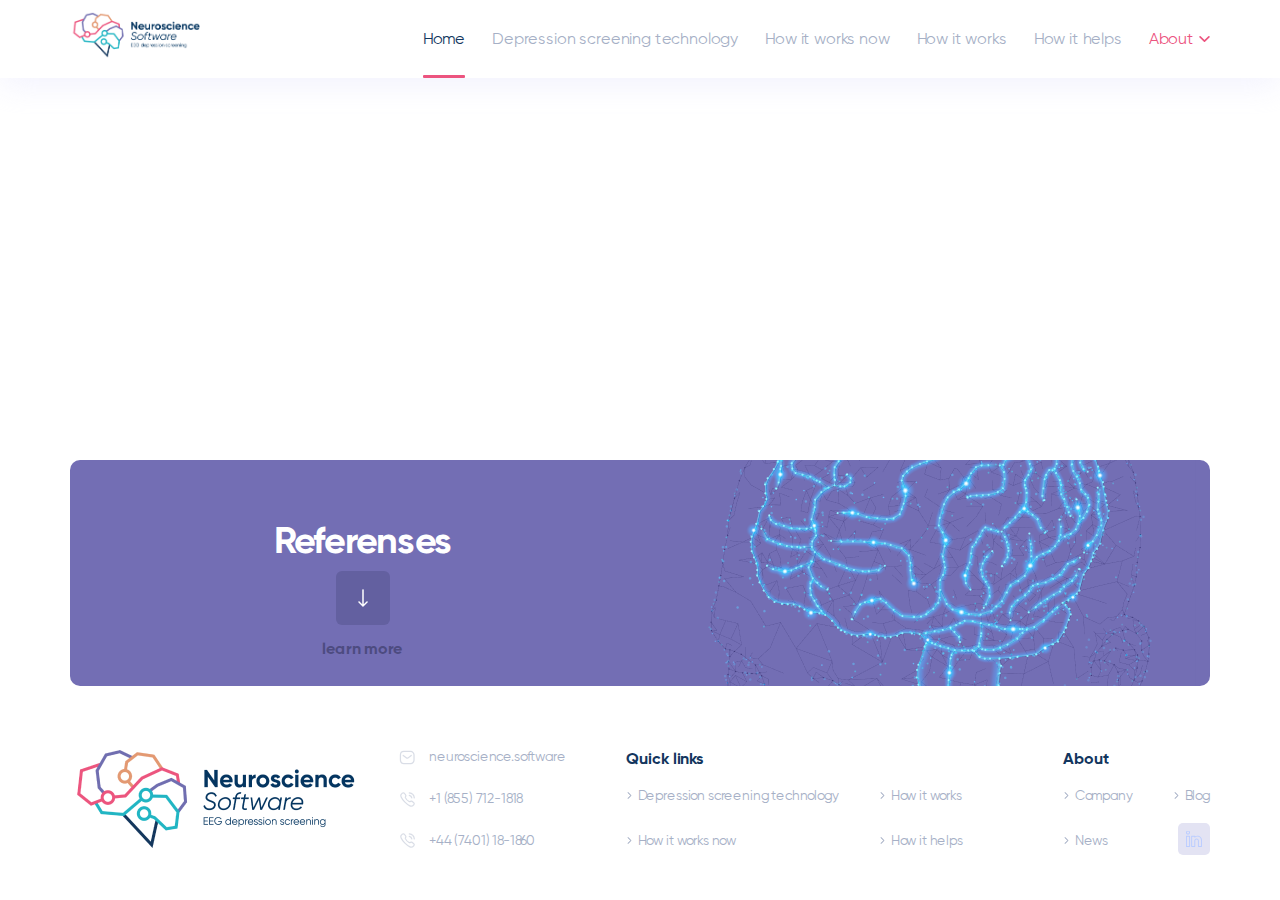
<file: index.html>
<!doctype html>
<html lang="uk">
<head>
    <meta charset="UTF-8">
    <meta name="author" content="">
    <meta property="og:image" content="img/logo-eurocontainer-145x140.png"/>
    <meta name="keywords" content="">
    <meta http-equiv="X-UA-Compatible" content="IE=edge">
    <meta name="HandheldFriendly" content="True">
    <meta http-equiv="X-UA-Compatible" content="ie=edge">
    <meta name="apple-mobile-web-app-capable" content="yes">
    <meta name="viewport" content="width=device-width, initial-scale=1, maximum-scale=1, user-scalable=no">
    <meta name="description" content="">

    <link rel="shortcut icon" href="assets/img/logo.png"/>
    <link rel="stylesheet" href="assets/css/style.min.css">
    <title>Home</title>
</head>
<body>


<header class="header">
   <div class="header__content container">
      <a href="/test"><img src="./assets/img/logo.png" alt="logo"></a>

      <nav class="header__nav" style="visibility: hidden;">
         <ul class="header__list">
            <li class="header__list-item active"><a href="/test">Home</a></li>
            <li class="header__list-item"><a href="/test/history">Depression screening technology</a></li>
            <li class="header__list-item"><a href="/test/works-now">How it works now</a></li>
            <li class="header__list-item"><a href="/test/works">How it works</a></li>
            <li class="header__list-item"><a href="">How it helps</a></li>
            <li class="header__list-item dropdown">
               <span>About</span>
               <ul class="dropdown__list">
                  <li class="dropdown__list-item"><a href="">test</a></li>
                  <li class="dropdown__list-item"><a href="">test</a></li>
                  <li class="dropdown__list-item"><a href="">test</a></li>
               </ul>
            </li>
         </ul>
      </nav>

      <button class="header__burger"><i></i></button>
   </div>
</header><main class="wrapper">
   
</main>

<div class="container">
   <div class="referenses">
      <div class="referenses__wrap">
         <h2 class="referenses__title">Referenses</h2>
         <a href=""></a>
         <span>learn more</span>
      </div>
      <img src="./assets/img/referenses.png" alt="referenses">
   </div>
</div>
<footer class="footer">
   <div class="footer__content container">
      <div class="footer__logo">
         <a href="/"><img src="./assets/img/logo.png" alt="logo"></a>
      </div>
      <div class="footer__contact">
         <a class="mail" href="mailto:neuroscience.software">neuroscience.software</a>
         <a class="phone" href="tel:+18557121818">+1 (855) 712-1818</a>
         <a class="phone" href="tel:+447401181860">+44 (7401) 18-1860</a>
      </div>
      <div class="footer__quick">
         <h2>Quick links</h2>
         <ul class="footer__list">
            <li class="footer__list-item"><a href="">Depression screening technology</a></li>
            <li class="footer__list-item"><a href="">How it works</a></li>
            <li class="footer__list-item"><a href="">How it works now</a></li>
            <li class="footer__list-item"><a href="">How it helps</a></li>
         </ul>
      </div>
      <div class="footer__about">
         <h2>About</h2>
         <ul class="footer__list">
            <li class="footer__list-item"><a href="">Company</a></li>
            <li class="footer__list-item"><a href="">Blog</a></li>
            <li class="footer__list-item"><a href="">News</a></li>
            <li class="footer__list-item in"><a href=""></a></li>
         </ul>
      </div>
   </div>
</footer>
<script src="assets/js/app.js"></script>
</body>
</html>
</file>
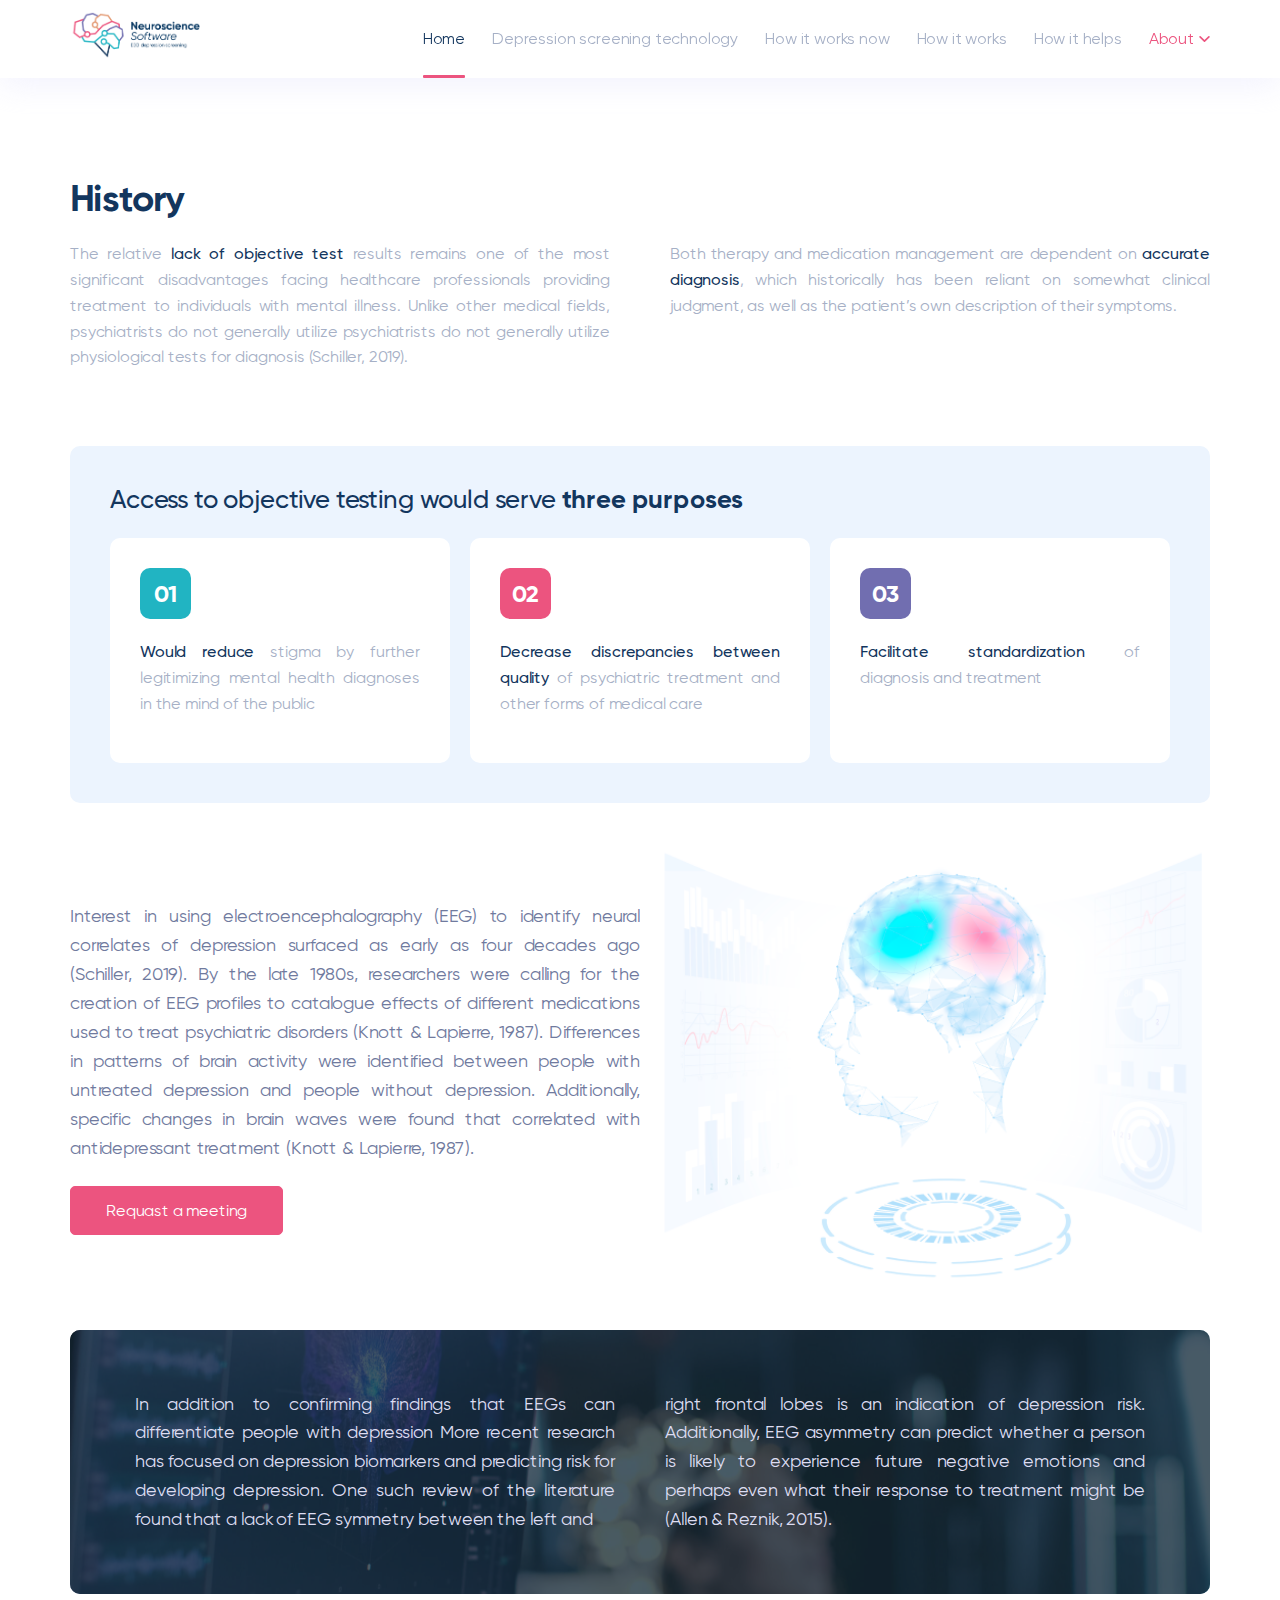
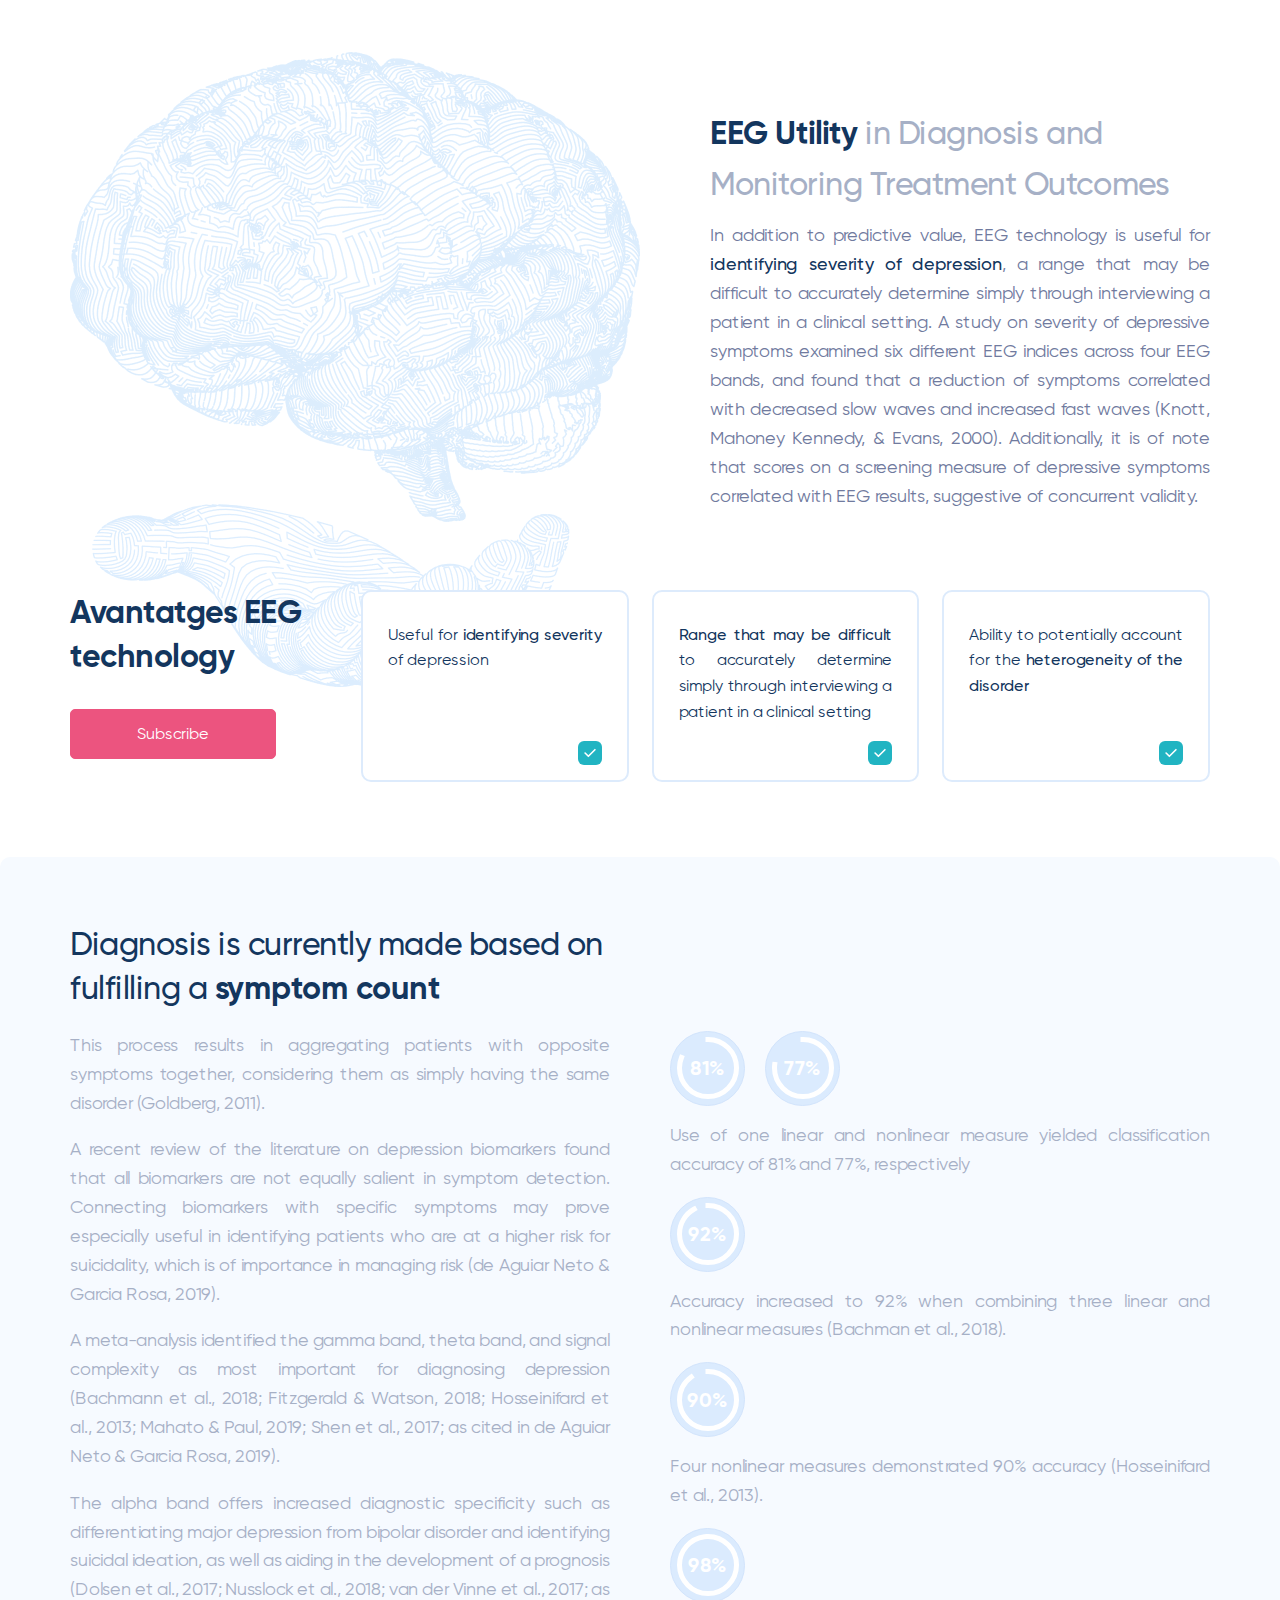
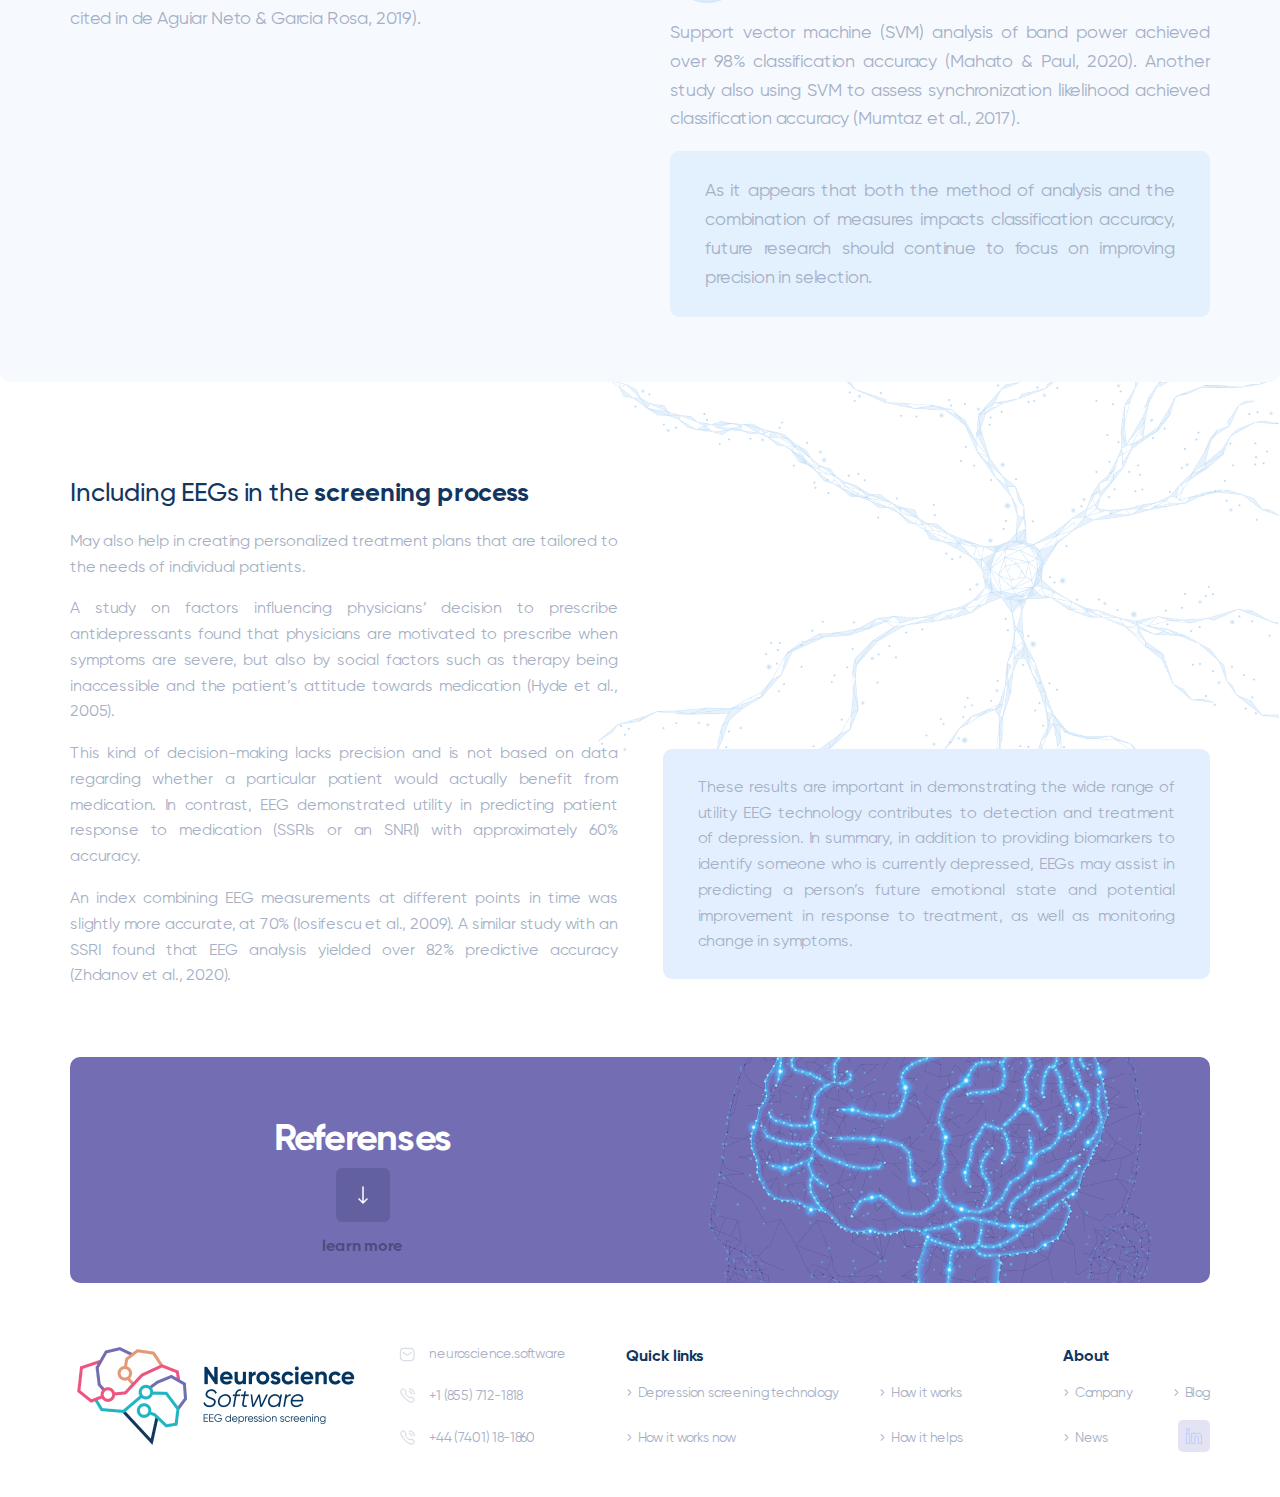
<file: history.html>
<!doctype html>
<html lang="uk">
<head>
    <meta charset="UTF-8">
    <meta name="author" content="">
    <meta property="og:image" content="img/logo-eurocontainer-145x140.png"/>
    <meta name="keywords" content="">
    <meta http-equiv="X-UA-Compatible" content="IE=edge">
    <meta name="HandheldFriendly" content="True">
    <meta http-equiv="X-UA-Compatible" content="ie=edge">
    <meta name="apple-mobile-web-app-capable" content="yes">
    <meta name="viewport" content="width=device-width, initial-scale=1, maximum-scale=1, user-scalable=no">
    <meta name="description" content="">

    <link rel="shortcut icon" href="assets/img/logo.png"/>
    <link rel="stylesheet" href="assets/css/style.min.css">
    <title>Depression screening technology</title>
</head>
<body>


<header class="header">
   <div class="header__content container">
      <a href="/test"><img src="./assets/img/logo.png" alt="logo"></a>

      <nav class="header__nav" style="visibility: hidden;">
         <ul class="header__list">
            <li class="header__list-item active"><a href="/test">Home</a></li>
            <li class="header__list-item"><a href="/test/history">Depression screening technology</a></li>
            <li class="header__list-item"><a href="/test/works-now">How it works now</a></li>
            <li class="header__list-item"><a href="/test/works">How it works</a></li>
            <li class="header__list-item"><a href="">How it helps</a></li>
            <li class="header__list-item dropdown">
               <span>About</span>
               <ul class="dropdown__list">
                  <li class="dropdown__list-item"><a href="">test</a></li>
                  <li class="dropdown__list-item"><a href="">test</a></li>
                  <li class="dropdown__list-item"><a href="">test</a></li>
               </ul>
            </li>
         </ul>
      </nav>

      <button class="header__burger"><i></i></button>
   </div>
</header><main class="wrapper history">
   <div class="container">
      <h1 class="history__title title">History</h1>

      <div class="text__two-columns">
         <p>The relative <b>lack of objective test</b> results remains one of the most significant disadvantages facing healthcare professionals providing treatment to individuals with mental illness. Unlike other medical fields, psychiatrists do not generally utilize psychiatrists do not generally utilize physiological tests for diagnosis  (Schiller, 2019).</p>
         <p>Both therapy and medication management are dependent on <b> accurate diagnosis</b>, which historically has been reliant on somewhat clinical judgment, as well as the patient’s own description of their symptoms. </p>
      </div>

      <div class="history__purposes">
         <h2 class="history__purposes-title">Access to objective testing would serve <b>three purposes</b></h2>

         <div class="history__purposes-content">
            <div class="history__purposes-wrap">
               <div class="history__purposes-content-number">01</div>
               <p class="history__purposes-content-text"><b>Would reduce</b> stigma by further legitimizing mental health diagnoses in the mind of the public</p>
            </div>
            <div class="history__purposes-wrap">
               <div class="history__purposes-content-number">02</div>
               <p class="history__purposes-content-text"><b>Decrease discrepancies between quality</b> of psychiatric treatment and other forms of medical care</p>
            </div>
            <div class="history__purposes-wrap">
               <div class="history__purposes-content-number">03</div>
               <p class="history__purposes-content-text"><b>Facilitate standardization</b> of diagnosis and treatment</p>
            </div>
         </div>
      </div>

      <div class="text-with-img">
         <div class="text-with-img__col1">
            <p>Interest in using electroencephalography (EEG) to identify neural correlates of depression surfaced as early as four decades ago (Schiller, 2019). By the late 1980s, researchers were calling for the creation of EEG profiles to catalogue effects of different medications used to treat psychiatric disorders (Knott & Lapierre, 1987). Differences in patterns of brain activity were identified between people with untreated depression and people without depression. Additionally, specific changes in brain waves were found that correlated with antidepressant treatment (Knott & Lapierre, 1987).</p>
            <a class="btn-red" href="">Requast a meeting</a>
         </div>
         <div class="text-with-img__col2">
            <img src="./assets/img/meeting.png" alt="meeting">
         </div>
      </div>

      <div class="text-with__background">
         <div class="text-with__background-col1">
            <p>In addition to confirming findings that EEGs can differentiate people with depression More recent research has focused on depression biomarkers and predicting risk for developing depression. One such review of the literature found that a lack of EEG symmetry between the left and </p>
         </div>
         <div class="text-with__background-col2">
            <p>right frontal lobes is an indication of depression risk. Additionally, EEG asymmetry can predict whether a person is likely to experience future negative emotions and perhaps even what their response to treatment might be (Allen & Reznik, 2015).</p>
         </div>
      </div>

      <div class="text-with-img diagnosis">
         <div class="text-with-img__col1">
            <h3 class="text-with-img__title"><b>EEG Utility</b> in Diagnosis and Monitoring Treatment Outcomes</h3>
            <p>In addition to predictive value, EEG technology is useful for <b>identifying severity of depression</b>, a range that may be difficult to accurately determine simply through interviewing a patient in a clinical setting. A study on severity of depressive symptoms examined six different EEG indices across four EEG bands, and found that a reduction of symptoms correlated with decreased slow waves and increased fast waves (Knott, Mahoney Kennedy, & Evans, 2000). Additionally, it is of note that scores on a screening measure of depressive symptoms correlated with EEG results, suggestive of concurrent validity.   </p>
         </div>
         <div class="text-with-img__col2">
            <img src="./assets/img/mozg.png" alt="Diagnosis">
         </div>
      </div>

      <div class="history__avantatges">
         <div class="history__avantatges-wrap">
            <h2 class="history__avantatges-title">Avantatges EEG technology</h2>
            <a class="btn-red" href="">Subscribe</a>
         </div>
         <div class="history__avantatges-wrap">
            <p>Useful for <b>identifying severity</b> of depression</p>
         </div>
         <div class="history__avantatges-wrap">
            <p><b>Range that may be difficult</b> to accurately determine simply through interviewing  a patient in a clinical setting</p>
         </div>
         <div class="history__avantatges-wrap">
            <p>Ability to potentially account for the <b>heterogeneity of the disorder</b> </p>
         </div>
      </div>
   </div>

   <div class="symptom">
      <div class="container">
         <h2 class="symptom__title"><span>Diagnosis is currently made based on fulfilling a <b>symptom count</b></span></h2>
         <div class="symptom__wrap">
            <div class="symptom__col1">
               <p>This process results in aggregating patients with opposite symptoms together, considering them as simply having the same disorder (Goldberg, 2011).</p>
               <p>A recent review of the literature on depression biomarkers found that all biomarkers are not equally salient in symptom detection. Connecting biomarkers with specific symptoms may prove especially useful in identifying patients who are at a higher risk for suicidality, which is of importance in managing risk (de Aguiar Neto & Garcia Rosa, 2019).</p>
               <p>A meta-analysis identified the gamma band, theta band, and signal complexity as most important for diagnosing depression (Bachmann et al., 2018; Fitzgerald & Watson, 2018; Hosseinifard et al., 2013; Mahato & Paul, 2019; Shen et al., 2017; as cited in de Aguiar Neto & Garcia Rosa, 2019).</p>
               <p>The alpha band offers increased diagnostic specificity such as differentiating major depression from bipolar disorder and identifying suicidal ideation, as well as aiding in the development of a prognosis (Dolsen et al., 2017; Nusslock et al., 2018; van der Vinne et al., 2017; as cited in de Aguiar Neto & Garcia Rosa, 2019).</p>
            </div>
            <div class="symptom__col2">
               <p><i><span id="a" data-percent="81"></span><span id="b" data-percent="77"></span></i> Use of one linear and nonlinear measure yielded classification accuracy of 81% and 77%, respectively</p>
               <p><span id="c" data-percent="92"></span>Accuracy increased to 92% when combining three linear and nonlinear measures (Bachman et al., 2018).</p>
               <p><span id="d" data-percent="90"></span>Four nonlinear measures demonstrated 90% accuracy (Hosseinifard et al., 2013).</p>
               <p><span id="e" data-percent="98"></span>Support vector machine (SVM) analysis of band power achieved over 98% classification accuracy (Mahato & Paul, 2020). Another study also using SVM to assess synchronization likelihood achieved classification accuracy (Mumtaz et al., 2017).</p>
               <p>As it appears that both the method of analysis and the combination of measures impacts classification accuracy, future research should continue to focus on improving precision in selection.</p>
            </div>
         </div>
      </div>
   </div>

   <div class="container">
      <div class="process">
         <div class="process__col1">
            <h2 class="process__col1-title">Including EEGs in the <b>screening process</b></h2>
            <p>May also help in creating personalized treatment plans that are tailored to the needs of individual patients.</p>
            <p>A study on factors influencing physicians’ decision to prescribe antidepressants found that physicians are motivated to prescribe when symptoms are severe, but also by social factors such as therapy being inaccessible and the patient’s attitude towards medication (Hyde et al., 2005).</p>
            <p>This kind of decision-making lacks precision and is not based on data regarding whether a particular patient would actually benefit from medication. In contrast, EEG demonstrated utility in predicting patient response to medication (SSRIs or an SNRI) with approximately 60% accuracy.</p>
            <p>An index combining EEG measurements at different points in time was slightly more accurate, at 70% (Iosifescu et al., 2009). A similar study with an SSRI found that EEG analysis yielded over 82% predictive accuracy (Zhdanov et al., 2020).</p>
         </div>
         <div class="process__col2">
            <div class="process__col2-img"><img src="./assets/img/shutterstock.png" alt="shutterstock"></div>
            <p>These results are important in demonstrating the wide range of utility EEG technology contributes to detection and treatment of depression. In summary, in addition to providing biomarkers to identify someone who is currently depressed, EEGs may assist in predicting a person’s future emotional state and potential improvement in response to treatment, as well as monitoring change in symptoms.</p>
         </div>
      </div>
   </div>
</main>

<div class="container">
   <div class="referenses">
      <div class="referenses__wrap">
         <h2 class="referenses__title">Referenses</h2>
         <a href=""></a>
         <span>learn more</span>
      </div>
      <img src="./assets/img/referenses.png" alt="referenses">
   </div>
</div>
<footer class="footer">
   <div class="footer__content container">
      <div class="footer__logo">
         <a href="/"><img src="./assets/img/logo.png" alt="logo"></a>
      </div>
      <div class="footer__contact">
         <a class="mail" href="mailto:neuroscience.software">neuroscience.software</a>
         <a class="phone" href="tel:+18557121818">+1 (855) 712-1818</a>
         <a class="phone" href="tel:+447401181860">+44 (7401) 18-1860</a>
      </div>
      <div class="footer__quick">
         <h2>Quick links</h2>
         <ul class="footer__list">
            <li class="footer__list-item"><a href="">Depression screening technology</a></li>
            <li class="footer__list-item"><a href="">How it works</a></li>
            <li class="footer__list-item"><a href="">How it works now</a></li>
            <li class="footer__list-item"><a href="">How it helps</a></li>
         </ul>
      </div>
      <div class="footer__about">
         <h2>About</h2>
         <ul class="footer__list">
            <li class="footer__list-item"><a href="">Company</a></li>
            <li class="footer__list-item"><a href="">Blog</a></li>
            <li class="footer__list-item"><a href="">News</a></li>
            <li class="footer__list-item in"><a href=""></a></li>
         </ul>
      </div>
   </div>
</footer>
<script src="assets/js/app.js"></script>
</body>
</html>
</file>
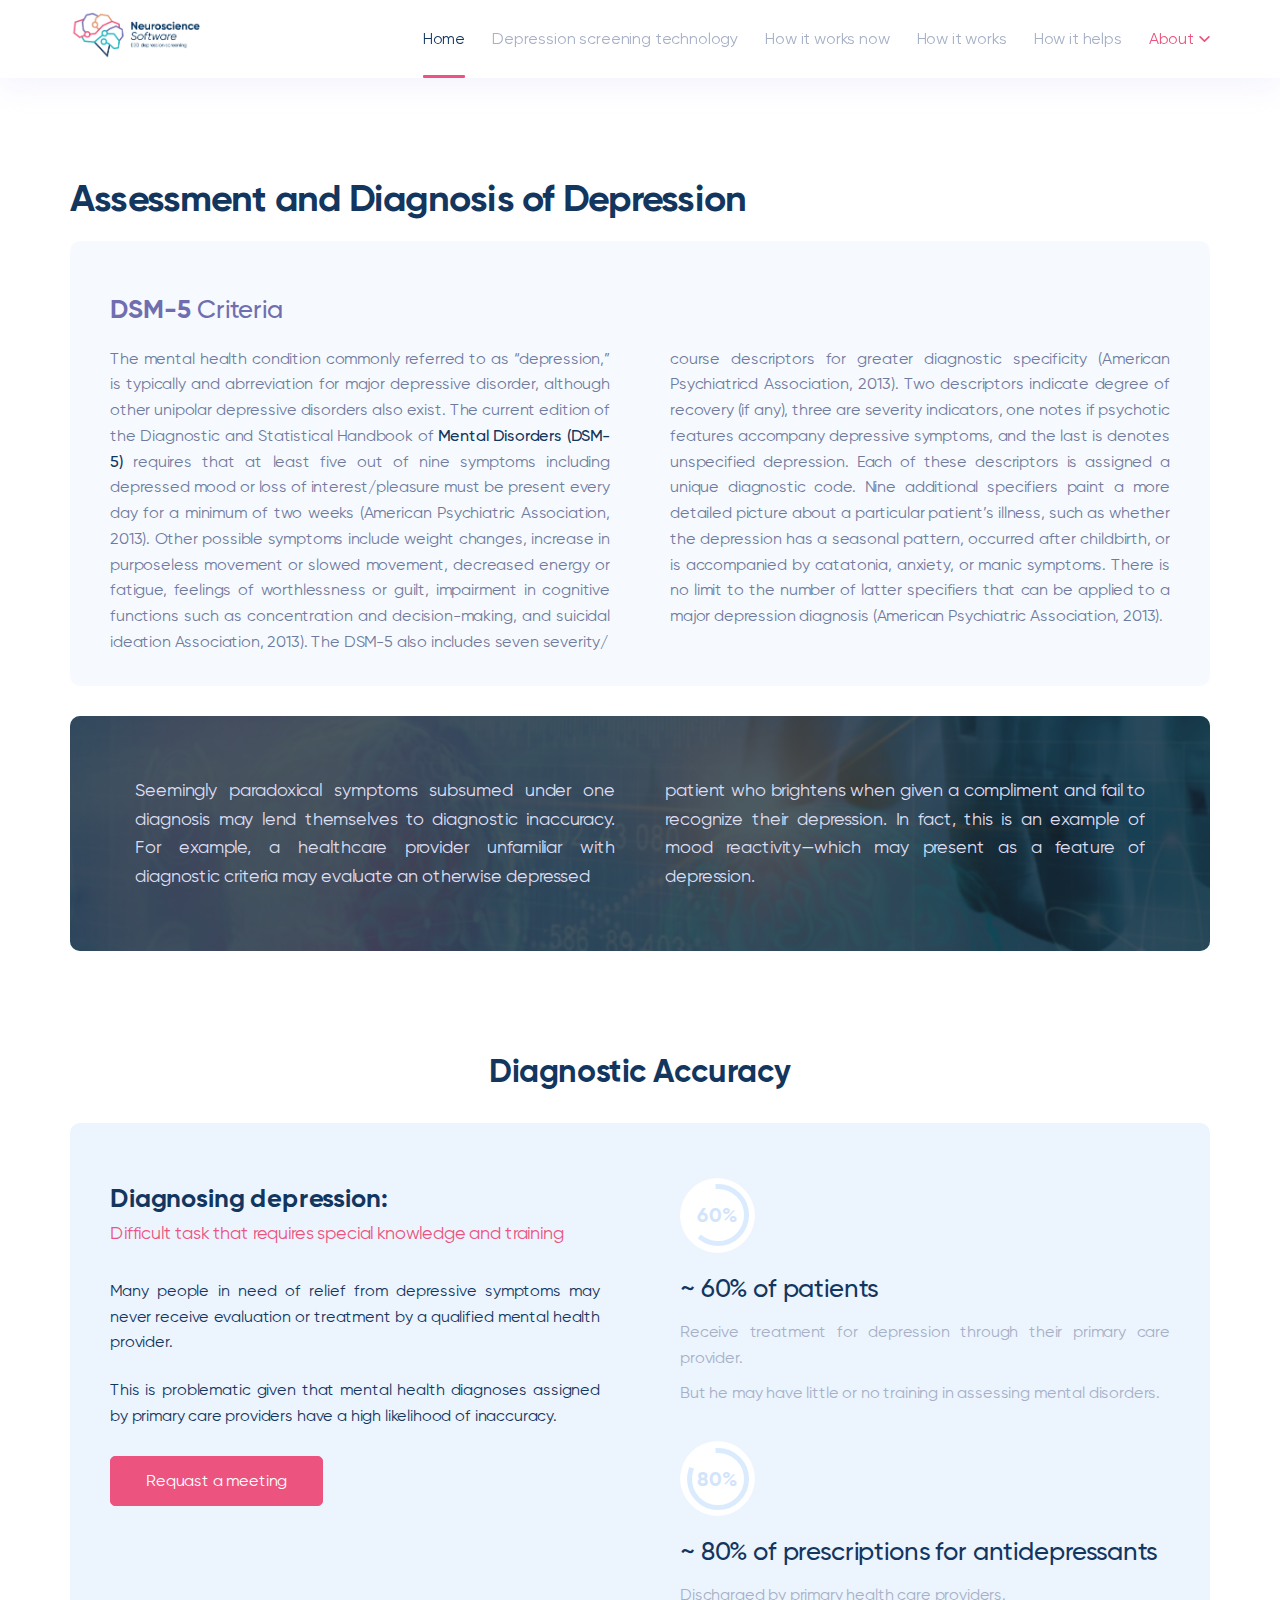
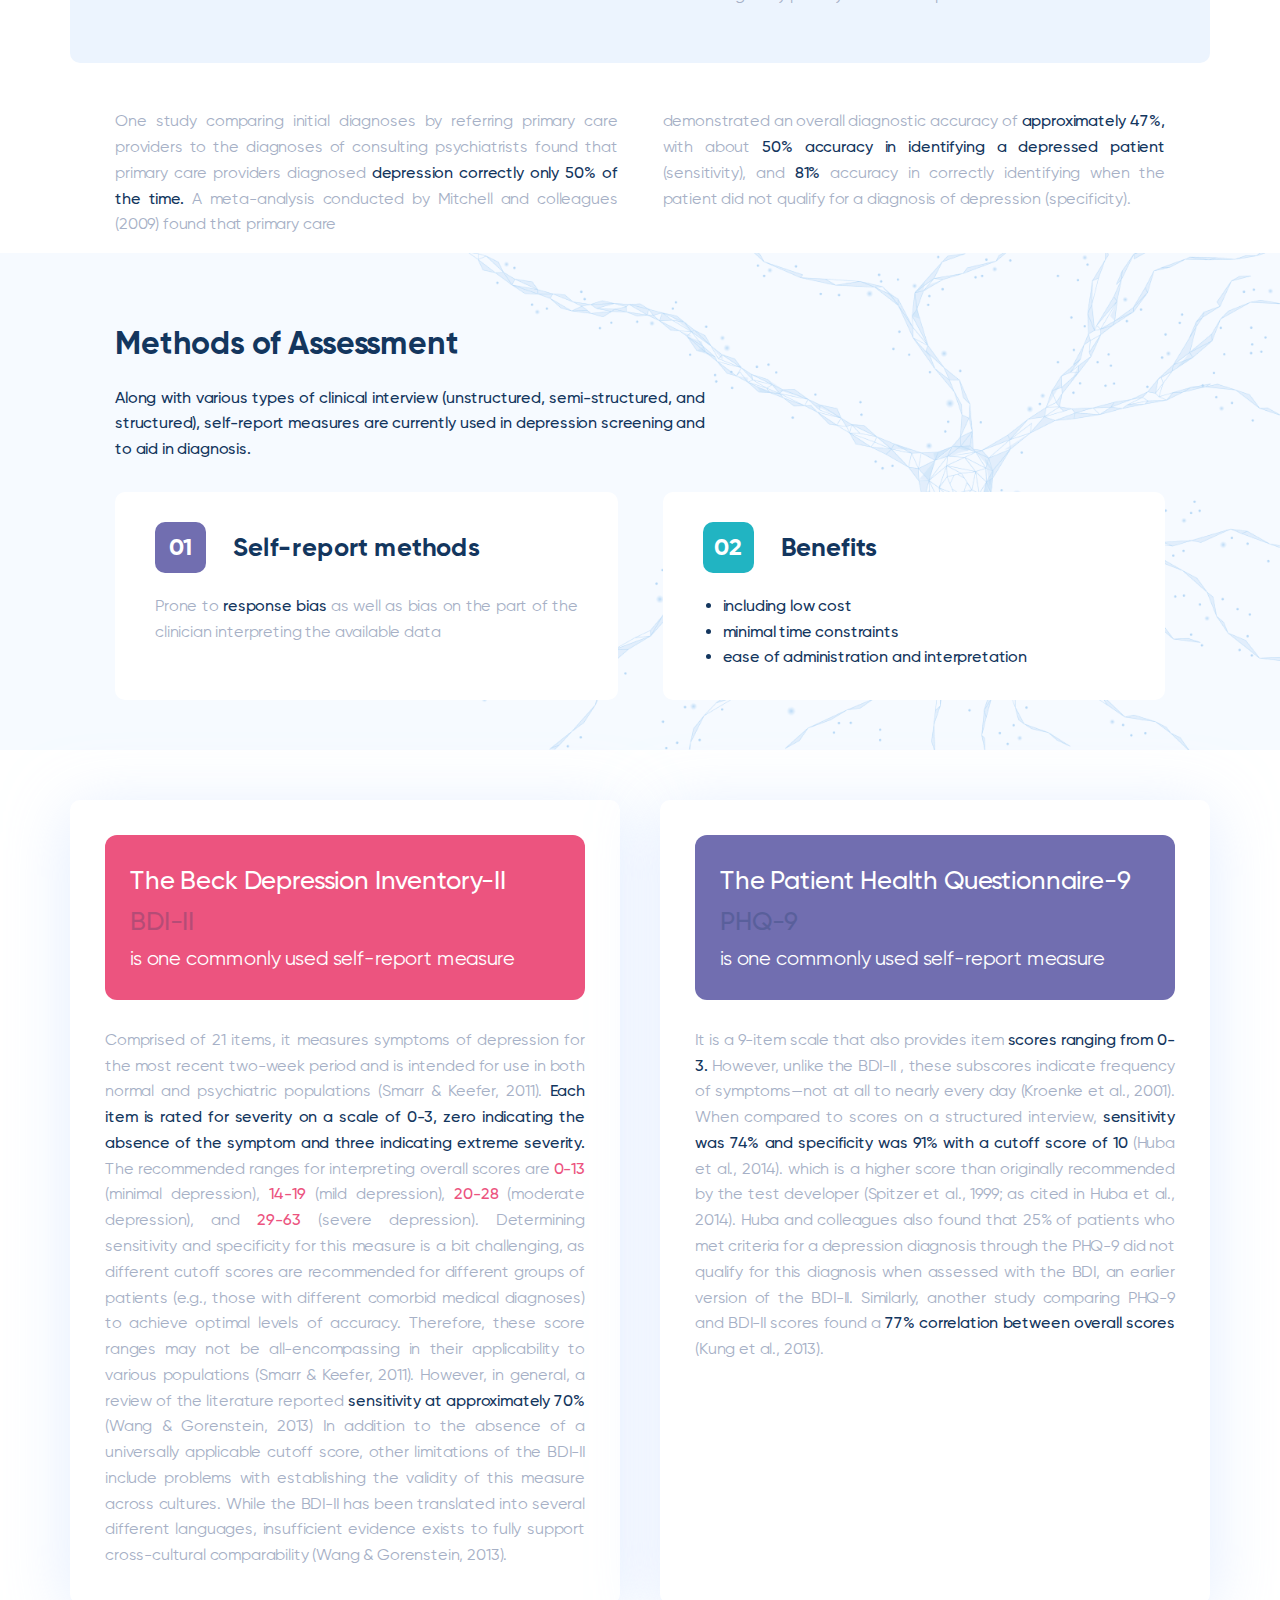
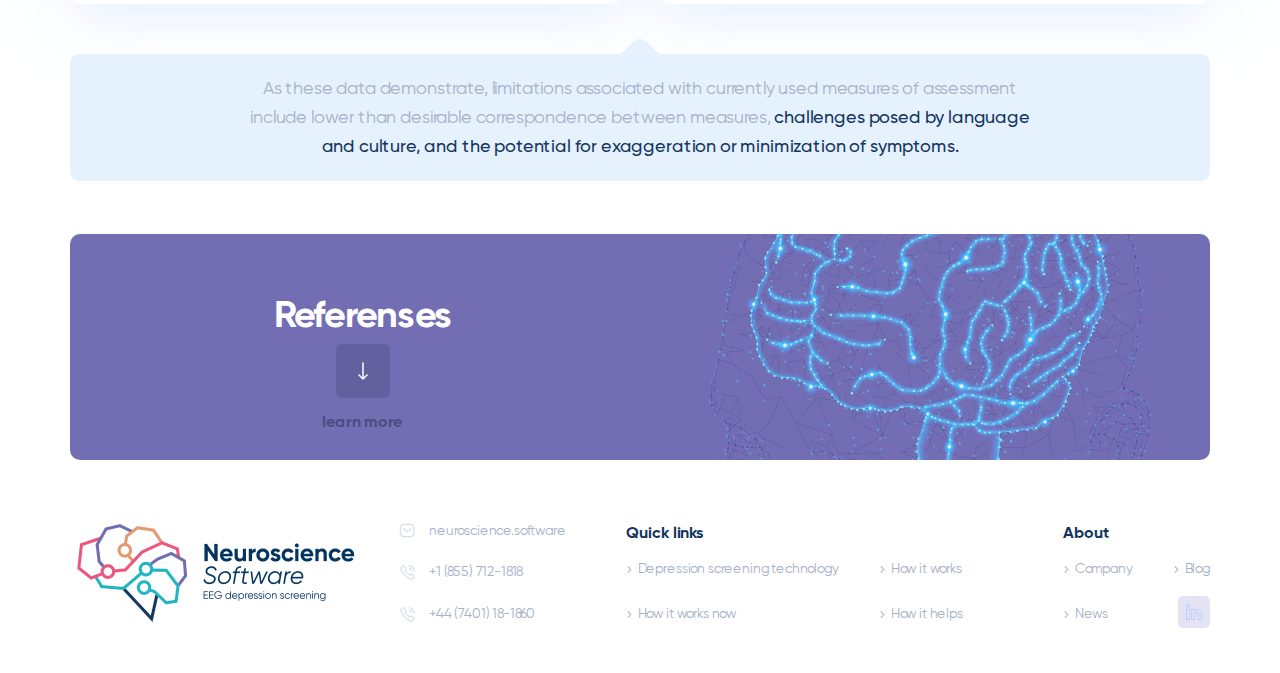
<file: works-now.html>
<!doctype html>
<html lang="uk">
<head>
    <meta charset="UTF-8">
    <meta name="author" content="">
    <meta property="og:image" content="img/logo-eurocontainer-145x140.png"/>
    <meta name="keywords" content="">
    <meta http-equiv="X-UA-Compatible" content="IE=edge">
    <meta name="HandheldFriendly" content="True">
    <meta http-equiv="X-UA-Compatible" content="ie=edge">
    <meta name="apple-mobile-web-app-capable" content="yes">
    <meta name="viewport" content="width=device-width, initial-scale=1, maximum-scale=1, user-scalable=no">
    <meta name="description" content="">

    <link rel="shortcut icon" href="assets/img/logo.png"/>
    <link rel="stylesheet" href="assets/css/style.min.css">
    <title>How it works now</title>
</head>
<body>


<header class="header">
   <div class="header__content container">
      <a href="/test"><img src="./assets/img/logo.png" alt="logo"></a>

      <nav class="header__nav" style="visibility: hidden;">
         <ul class="header__list">
            <li class="header__list-item active"><a href="/test">Home</a></li>
            <li class="header__list-item"><a href="/test/history">Depression screening technology</a></li>
            <li class="header__list-item"><a href="/test/works-now">How it works now</a></li>
            <li class="header__list-item"><a href="/test/works">How it works</a></li>
            <li class="header__list-item"><a href="">How it helps</a></li>
            <li class="header__list-item dropdown">
               <span>About</span>
               <ul class="dropdown__list">
                  <li class="dropdown__list-item"><a href="">test</a></li>
                  <li class="dropdown__list-item"><a href="">test</a></li>
                  <li class="dropdown__list-item"><a href="">test</a></li>
               </ul>
            </li>
         </ul>
      </nav>

      <button class="header__burger"><i></i></button>
   </div>
</header><main class="wrapper works-now">
   <div class="container">
      <h1 class="works-now__title title">Assessment and Diagnosis of Depression</h1>

      <div class="text__two-columns text__two-columns-with-title">
         <h2 class="text__two-columns-title"><b>DSM-5</b> Criteria</h2>
         <p>The mental health condition commonly referred to as “depression,” is typically and abrreviation for major
            depressive disorder, although other unipolar depressive disorders also exist. The current edition of the
            Diagnostic and Statistical Handbook of <b>Mental Disorders (DSM-5)</b> requires that at least five out of
            nine symptoms including depressed mood or loss of interest/pleasure must be present every day for a minimum
            of two weeks (American Psychiatric Association, 2013). Other possible symptoms include weight changes,
            increase in purposeless movement or slowed movement, decreased energy or fatigue, feelings of worthlessness
            or guilt, impairment in cognitive functions such as concentration and decision-making, and suicidal ideation
            Association, 2013). The DSM-5 also includes seven severity/</p>
         <p>course descriptors for greater diagnostic specificity (American Psychiatricd Association, 2013). Two
            descriptors indicate degree of recovery (if any), three are severity indicators, one notes if psychotic
            features accompany depressive symptoms, and the last is denotes unspecified depression. Each of these
            descriptors is assigned a unique diagnostic code. Nine additional specifiers paint a more detailed picture
            about a particular patient’s illness, such as whether the depression has a seasonal pattern, occurred after
            childbirth, or is accompanied by catatonia, anxiety, or manic symptoms. There is no limit to the number of
            latter specifiers that can be applied to a major depression diagnosis (American Psychiatric Association,
            2013). </p>
      </div>

      <div class="text-with__background">
         <div class="text-with__background-col1">
            <p>Seemingly paradoxical symptoms subsumed under one diagnosis may lend themselves to diagnostic inaccuracy.
               For example, a healthcare provider unfamiliar with diagnostic criteria may evaluate an otherwise
               depressed </p>
         </div>
         <div class="text-with__background-col2">
            <p>patient who brightens when given a compliment and fail to recognize their depression. In fact, this is an
               example of mood reactivity—which may present as a feature of depression. </p>
         </div>
      </div>

      <div class="diagnostic">
         <h2 class="diagnostic__title">Diagnostic Accuracy</h2>

         <div class="diagnostic__wrap">
            <div class="diagnostic__col1">
               <h3>Diagnosing depression:</h3>
               <span>Difficult task that requires special knowledge and training</span>
               <p>Many people in need of relief from depressive symptoms may never receive evaluation or treatment by a
                  qualified mental health provider.</p>
               <p>This is problematic given that mental health diagnoses assigned by primary care providers have a high
                  likelihood of inaccuracy.</p>
               <a class="btn-red" href="">Requast a meeting</a>
            </div>
            <div class="diagnostic__col2">
               <span id="f" data-percent="60"></span>
               <div>
                  <p><b>~ 60% of patients</b></p>
                  <p>Receive treatment for depression through their primary care provider.</p>
                  <p>But he may have little or no training in assessing mental disorders.</p>
               </div>
               <span id="g" data-percent="80"></span>
               <div>
                  <p><b>~ 80% of prescriptions for antidepressants</b></p>
                  <p>Discharged by primary health care providers.</p>
               </div>
            </div>
         </div>
      </div>

      <div class="text__two-columns padding">
         <p>One study comparing initial diagnoses by referring primary care providers to the diagnoses of consulting
            psychiatrists found that primary care providers diagnosed <b>depression correctly only 50% of the time.</b>
            A meta-analysis conducted by Mitchell and colleagues (2009) found that primary care</p>
         <p>demonstrated an overall diagnostic accuracy of <b>approximately 47%,</b> with about <b>50% accuracy in
               identifying a depressed patient</b> (sensitivity), and <b>81%</b> accuracy in correctly identifying when
            the patient did not qualify for a diagnosis of depression (specificity).</p>
      </div>
   </div>

   <div class="methods">
      <div class="container">
         <h2 class="methods__title">Methods of Assessment</h2>
         <p>Along with various types of clinical interview (unstructured, semi-structured, and structured), self-report
            measures are currently used in depression screening and to aid in diagnosis.</p>

         <div class="methods__content">
            <div class="methods__wrap">
               <div class="methods__content-number"><span>01</span>Self-report methods</div>
               <p class="methods__content-text">Prone to <b>response bias</b> as well as bias on the part of the
                  clinician interpreting the available data</p>
            </div>
            <div class="methods__wrap">
               <div class="methods__content-number"><span>02</span>Benefits</div>
               <ul class="methods__content-list">
                  <li>including low cost</li>
                  <li>minimal time constraints</li>
                  <li>ease of administration and interpretation</li>
               </ul>
            </div>
         </div>
      </div>
   </div>

   <div class="commonly">
      <div class="container">
         <div class="commonly__wrap">
            <div class="commonly__title">
               <h2>The Beck Depression Inventory-II <span>BDI-II</span></h2>
               <p>is one commonly used self-report measure</p>
            </div>
            <p>Comprised of 21 items, it measures symptoms of depression for the most recent two-week period and is intended for use in both normal and psychiatric populations (Smarr & Keefer, 2011). <span class="dark">Each item is rated for severity on a scale of 0-3, zero indicating the absence of the symptom and three indicating extreme severity.</span> The recommended ranges for interpreting overall scores are <span class="red">0-13</span> (minimal depression), <span class="red">14-19</span> (mild depression), <span class="red">20-28</span> (moderate depression), and <span class="red">29-63</span> (severe depression). Determining sensitivity and specificity for this measure is a bit challenging, as different cutoff scores are recommended for different groups of patients (e.g., those with different comorbid medical diagnoses) to achieve optimal levels of accuracy. Therefore, these score ranges may not be all-encompassing in their applicability to various populations (Smarr & Keefer, 2011). However, in general, a review of the literature reported <span class="dark">sensitivity at approximately 70%</span> (Wang & Gorenstein, 2013) In addition to the absence of a universally applicable cutoff score, other limitations of the BDI-II include problems with establishing the validity of this measure across cultures. While the BDI-II has been translated into several different languages, insufficient evidence exists to fully support cross-cultural comparability (Wang & Gorenstein, 2013).</p>
         </div>
         <div class="commonly__wrap">
            <div class="commonly__title">
               <h2>The Patient Health Questionnaire-9 <span>PHQ-9</span></h2>
               <p>is one commonly used self-report measure</p>
            </div>
            <p>It is a 9-item scale that also provides item <span class="dark">scores ranging from 0-3.</span> However, unlike the BDI-II , these subscores indicate frequency of symptoms—not at all to nearly every day (Kroenke et al., 2001). When compared to scores on a structured interview, <span class="dark">sensitivity was 74% and specificity was 91% with a cutoff score of 10</span> (Huba et al., 2014). which is a higher score than originally recommended by the test developer (Spitzer et al., 1999; as cited in Huba et al., 2014). Huba and colleagues also found that 25% of patients who met criteria for a depression diagnosis through the PHQ-9 did not qualify for this diagnosis when assessed with the BDI, an earlier version of the BDI-II. Similarly, another study comparing PHQ-9 and BDI-II scores found a <span class="dark">77% correlation between overall scores</span> (Kung et al., 2013).</p>
         </div>
      </div>
   </div>

   <div class="info">
      <div class="container">
         <div class="info__wrap">
            <p>As these data demonstrate, limitations associated with currently used measures of assessment include lower than desirable correspondence between measures, <b>challenges posed by language and culture, and the potential for exaggeration or minimization of symptoms.</b></p>
         </div>
      </div>
   </div>
</main>

<div class="container">
   <div class="referenses">
      <div class="referenses__wrap">
         <h2 class="referenses__title">Referenses</h2>
         <a href=""></a>
         <span>learn more</span>
      </div>
      <img src="./assets/img/referenses.png" alt="referenses">
   </div>
</div>
<footer class="footer">
   <div class="footer__content container">
      <div class="footer__logo">
         <a href="/"><img src="./assets/img/logo.png" alt="logo"></a>
      </div>
      <div class="footer__contact">
         <a class="mail" href="mailto:neuroscience.software">neuroscience.software</a>
         <a class="phone" href="tel:+18557121818">+1 (855) 712-1818</a>
         <a class="phone" href="tel:+447401181860">+44 (7401) 18-1860</a>
      </div>
      <div class="footer__quick">
         <h2>Quick links</h2>
         <ul class="footer__list">
            <li class="footer__list-item"><a href="">Depression screening technology</a></li>
            <li class="footer__list-item"><a href="">How it works</a></li>
            <li class="footer__list-item"><a href="">How it works now</a></li>
            <li class="footer__list-item"><a href="">How it helps</a></li>
         </ul>
      </div>
      <div class="footer__about">
         <h2>About</h2>
         <ul class="footer__list">
            <li class="footer__list-item"><a href="">Company</a></li>
            <li class="footer__list-item"><a href="">Blog</a></li>
            <li class="footer__list-item"><a href="">News</a></li>
            <li class="footer__list-item in"><a href=""></a></li>
         </ul>
      </div>
   </div>
</footer>
<script src="assets/js/app.js"></script>
</body>
</html>
</file>
<file: assets/css/style.min.css>
@font-face{font-family:Gilroy;src:url(../fonts/Gilroy/Gilroy-BoldItalic.woff) format("woff");font-style:italic;font-weight:700;display:swap}@font-face{font-family:Gilroy;src:url(../fonts/Gilroy/Gilroy-Bold.woff) format("woff");font-style:normal;font-weight:700;display:swap}@font-face{font-family:Gilroy;src:url(../fonts/Gilroy/Gilroy-SemiBold.woff) format("woff");font-style:normal;font-weight:600;display:swap}@font-face{font-family:Gilroy;src:url(../fonts/Gilroy/Gilroy-SemiBoldItalic.woff) format("woff");font-style:italic;font-weight:600;display:swap}@font-face{font-family:Gilroy;src:url(../fonts/Gilroy/Gilroy-Medium.woff) format("woff");font-style:normal;font-weight:500;display:swap}@font-face{font-family:Gilroy;src:url(../fonts/Gilroy/Gilroy-MediumItalic.woff) format("woff");font-style:italic;font-weight:500;display:swap}@font-face{font-family:Gilroy;src:url(../fonts/Gilroy/Gilroy-Regular.woff) format("woff");font-style:normal;font-weight:400;display:swap}@font-face{font-family:Gilroy;src:url(../fonts/Gilroy/Gilroy-RegularItalic.woff) format("woff");font-style:italic;font-weight:400;display:swap}@font-face{font-family:Gilroy;src:url(../fonts/Gilroy/Gilroy-Light.woff) format("woff");font-style:normal;font-weight:300;display:swap}@font-face{font-family:Gilroy;src:url(../fonts/Gilroy/Gilroy-LightItalic.woff) format("woff");font-style:italic;font-weight:300;display:swap}.title{font-weight:700;font-size:2.35em;color:#13365e;margin-top:90px;letter-spacing:-.02em}@media (max-width:1023.98px){.title{margin-top:45px;font-size:2em}}@media (max-width:575.98px){.title{margin-top:25px;font-size:1.8em}}.text-with__background{position:relative;display:grid;border-radius:10px;overflow:hidden}@media (min-width:1024px){.text-with__background{grid-template-columns:repeat(2,1fr);grid-gap:50px;padding:60px 65px}}@media (max-width:1023.98px){.text-with__background{padding:30px}}@media (max-width:575.98px){.text-with__background{padding:15px}}.text-with__background:before{content:"";position:absolute;left:0;top:0;width:100%;height:100%;background:rgba(22,41,56,.77)}.text-with__background-col1 p,.text-with__background-col2 p{position:relative;z-index:1;font-size:1.12em;letter-spacing:-.005em;color:#ddddf2}@media (min-width:1024px){.text-with__background-col1 p:last-of-type,.text-with__background-col2 p:last-of-type{margin-bottom:0}}.text__two-columns{display:grid}@media (min-width:1024px){.text__two-columns{grid-template-columns:repeat(2,1fr);grid-gap:15px 60px}}.text-with-img{display:-ms-flexbox;display:flex;-ms-flex-align:center;align-items:center;margin-bottom:15px}.text-with-img.diagnosis{margin-top:58px}@media (min-width:768px){.text-with-img.diagnosis{-ms-flex-direction:row-reverse;flex-direction:row-reverse}}@media (max-width:1023.98px){.text-with-img{margin-bottom:25px}}@media (max-width:767.98px){.text-with-img{-ms-flex-direction:column-reverse;flex-direction:column-reverse}}.text-with-img__title{font-size:2em;letter-spacing:-.015em;margin-bottom:10px}@media (max-width:1023.98px){.text-with-img__title{font-size:1.75em}}@media (max-width:575.98px){.text-with-img__title{font-size:1.55em}}@media (max-width:1170px){.diagnosis .text-with-img__col1{padding-left:calc(25px + 45 * ((100vw - 1024px) / 146))}}@media (max-width:1024px){.diagnosis .text-with-img__col1{padding-left:25px}}@media (min-width:1170px){.diagnosis .text-with-img__col1{padding-left:70px}}@media (min-width:1024px){.diagnosis .text-with-img__col1{padding-bottom:110px}}@media (max-width:767.98px){.diagnosis .text-with-img__col1{padding:0}}.text-with-img__col1 p{font-size:18px;color:#707a9e}@media (max-width:767.98px){.text-with-img__col2 img{max-width:400px}}@media (min-width:768px){.text-with-img>div{width:50%}}.btn-red{margin-top:5px;padding:11px 35px;color:#fff;background:#ec547f;border:1px solid #ec547f;border-radius:5px;min-width:206px;text-align:center}.btn-red:hover{color:#ec547f;background:#fff}.dark{color:#13365e}.dark,.red{font-weight:500}.red{color:#ec547f}.header{position:sticky;top:0;left:0;background:#fff;z-index:9;box-shadow:0 7px 33px rgba(229,229,252,.49)}@media (max-width:1023.98px){.header{background:#fff;padding:10px 0;position:sticky;z-index:9;left:0;top:0}}.header__content{display:-ms-flexbox;display:flex;-ms-flex-pack:justify;justify-content:space-between;-ms-flex-align:center;align-items:center}.header__content img{width:150px;height:48px}.header__list{display:-ms-flexbox;display:flex;-ms-flex-align:center;align-items:center}@media (max-width:1023.98px){.header__list{-ms-flex-direction:column;flex-direction:column;-ms-flex-align:start;align-items:flex-start;overflow:auto;width:100%}}.header__list-item{position:relative;padding:26px 0}@media (max-width:1023.98px){.header__list-item{padding:10px 0}}.header__list-item:before{content:"";position:absolute;bottom:0;left:0;width:100%;height:3px;border-radius:1px;background:transparent}@media (min-width:1024px){.header__list-item:not(:last-child){margin-right:27px}}.header__list-item.active{color:#13365e}@media (max-width:1023.98px){.header__list-item.active{color:#ec547f}}.header__list-item.active:before{background:#ec547f}.header__list-item>a:hover{color:#ec547f}.header__burger{position:relative;z-index:9999;width:48px;height:48px;-ms-flex:0 0 auto;flex:0 0 auto}@media (min-width:1024px){.header__burger{display:none}}.header__burger i{position:absolute;left:calc(50% - 20.5px);top:calc(50% - 3.5px);border-radius:4px;width:41px;height:7px;background:#000;transition:transform .22s cubic-bezier(.55,.055,.675,.19)}.header__burger i:after,.header__burger i:before{content:"";position:absolute;left:0;width:inherit;height:inherit;background:inherit;border-radius:inherit}.header__burger i:before{top:-12px}.header__burger i:after{bottom:-12px}.open .header__burger i{transition-delay:.12s;transition-timing-function:cubic-bezier(.215,.61,.355,1);transform:rotate(225deg);background:#fff;height:4px}.open .header__burger i:before{top:0;transition:top .1s ease-out,opacity .1s ease-out .12s;opacity:0}.open .header__burger i:after{bottom:0;transition:bottom .1s ease-out,transform .22s cubic-bezier(.215,.61,.355,1) .12s;transform:rotate(-90deg)}@media (min-width:1024px){.header__nav{visibility:visible!important}}@media (max-width:1023.98px){.header__nav{position:fixed;z-index:99;top:0;left:0;display:-ms-flexbox;display:flex;color:#fff;width:100%;height:100%;background:rgba(0,0,0,.85);padding:40px 15px;transform:translateY(-100%)}.open .header__nav{transform:translateY(0)}.open .header__nav,.transition .header__nav{visibility:visible!important;transition:all .5s linear}}.dropdown{color:#ec547f}.dropdown span{cursor:pointer;position:relative;display:-ms-flexbox;display:flex;-ms-flex-align:center;align-items:center;transition:all .3s linear}.dropdown span:after{content:"";display:block;width:11px;height:8px;background:url(../img/arrow-red.svg) no-repeat;background-size:100% 100%;margin-left:5px;transition:all .3s linear}.dropdown.openDrop span:after{transform:rotateX(180deg)}.dropdown.openDrop .dropdown__list{visibility:visible;opacity:1}@media (pointer:fine){.dropdown:hover{color:#ec547f}.dropdown:hover span:after{background:url(../img/arrow-red.svg) no-repeat;background-size:100% 100%;transform:rotateX(180deg)}.dropdown:hover .dropdown__list{visibility:visible;opacity:1}}@media (min-width:1024px){.dropdown__list{position:absolute;right:0;top:100%;background:#fff;min-width:250px;padding:10px;box-shadow:0 7px 33px rgba(229,229,252,.49);opacity:0;visibility:hidden;transition:all .3s linear}.dropdown__list-item{color:#a6b0c6}.dropdown__list-item:not(:last-child){margin-bottom:5px}.dropdown__list-item a:hover{color:#ec547f}}@media (max-width:1023.98px){.dropdown__list{max-height:0;overflow:hidden;transition:all .3s linear}.dropdown__list-item{color:#fff;margin-top:15px}}.footer{padding:60px 0 40px}@media (max-width:1023.98px){.footer{padding:30px 0 20px}}@media (min-width:1024px){.footer__content{display:-ms-flexbox;display:flex;-ms-flex-pack:justify;justify-content:space-between}}@media (max-width:1023.98px){.footer__content{display:grid;grid-template-columns:-webkit-max-content 1.5fr 1fr;grid-template-columns:max-content 1.5fr 1fr;grid-gap:15px 20px}}@media (max-width:767.98px){.footer__content{grid-template-columns:1fr;grid-gap:15px 0}}.footer__contact{display:-ms-flexbox;display:flex;-ms-flex-direction:column;flex-direction:column;-ms-flex-align:start;align-items:flex-start}.footer__contact a{position:relative;display:-ms-flexbox;display:flex;-ms-flex-align:center;align-items:center;font-size:.85em}.footer__contact a:before{content:"";display:block;width:17px;height:17px;margin-right:13px;transition:all .3s linear}.footer__contact a:not(:last-child){margin-bottom:20px}.footer__contact a.phone:before{background:url(../img/phone.svg) no-repeat;background-size:100% 100%}.footer__contact a.mail:before{background:url(../img/mail.svg) no-repeat;background-size:100% 100%}.footer__contact a:hover{color:#ec547f}.footer__contact a:hover.phone:before{background:url(../img/phone-red.svg) no-repeat;background-size:100% 100%}.footer__contact a:hover.mail:before{background:url(../img/mail-red.svg) no-repeat;background-size:100% 100%}.footer__about h2,.footer__quick h2{font-weight:700;color:#13365e;margin-bottom:13px}@media (min-width:1024px){.footer__quick{-ms-flex:1 1 auto;flex:1 1 auto;margin:0 60px}}@media (min-width:768px) and (max-width:1023.98px){.footer__logo{grid-column:1/4;display:-ms-flexbox;display:flex;-ms-flex-pack:center;justify-content:center}}.footer__list{display:grid;grid-template-columns:repeat(2,-webkit-max-content);grid-template-columns:repeat(2,max-content);grid-gap:23px 40px}@media (max-width:1023.98px){.footer__list{grid-gap:23px 20px}}@media (max-width:420px){.footer__list{grid-template-columns:1fr}}.footer__list-item.in a{width:32px;height:32px;background:rgba(217,217,239,.74);border-radius:5px;margin:-7px 0 0 auto}@media (max-width:420px){.footer__list-item.in a{margin:0}}.footer__list-item.in a:before{position:absolute;top:50%;left:50%;width:17px;height:17px;background:url(../img/in.svg) no-repeat;background-size:100% 100%;transform:translate(-50%,-50%);margin:0}.footer__list-item.in a:hover:before{background:url(../img/in-red.svg) no-repeat;background-size:100% 100%}.footer__list a{position:relative;display:-ms-flexbox;display:flex;-ms-flex-align:center;align-items:center;font-size:.85em}.footer__list a:before{content:"";display:block;width:7px;height:7px;background:url(../img/arrow.svg) no-repeat;background-size:100% 100%;transform:rotate(-90deg);margin-right:5px;transition:all .3s linear}.footer__list a:hover{color:#ec547f}.footer__list a:hover:before{background:url(../img/arrow-red.svg) no-repeat;background-size:100% 100%}.referenses{position:relative;display:-ms-flexbox;display:flex;background:#736eb4;border-radius:10px;overflow:hidden;margin:53px 0 0;height:226px;padding:50px 15px 30px}@media (max-width:1023.98px){.referenses{margin:30px 0 0}}.referenses__title{font-weight:700;font-size:2.35em;color:#fff;letter-spacing:-.02em}.referenses__wrap{position:relative;z-index:2;display:-ms-flexbox;display:flex;-ms-flex-direction:column;flex-direction:column;-ms-flex-align:center;align-items:center;width:50%}@media (max-width:767.98px){.referenses__wrap{width:100%}}.referenses__wrap a{width:54px;height:54px;border-radius:6px;margin-bottom:11px;-ms-flex:0 0 auto;flex:0 0 auto;background:#6360a0 url(../img/more.png) no-repeat;background-position:50%}.referenses__wrap a:hover{background-position:center 65%}.referenses__wrap span{letter-spacing:-.02em;color:#4d4b80;font-weight:700}.referenses img{position:absolute;top:0;right:0;height:100%;max-width:760px;-o-object-fit:cover;object-fit:cover}.history__title{margin-bottom:13px}.history__purposes{background:#ecf4fe;border-radius:10px;padding:33px 40px 40px;margin-bottom:20px}@media (max-width:576px){.history__purposes{padding:15px}}.history__purposes-title{color:#13365e;font-size:1.6em;margin-bottom:18px}@media (max-width:1023.98px){.history__purposes-title{font-size:1.4em}}@media (max-width:575.98px){.history__purposes-title{font-size:1.2em}}.history__purposes-content{display:grid;grid-gap:20px}@media (min-width:1024px){.history__purposes-content{grid-template-columns:repeat(3,1fr)}}.history__purposes-content-number{display:-ms-flexbox;display:flex;-ms-flex-align:center;align-items:center;-ms-flex-pack:center;justify-content:center;width:51px;height:51px;border-radius:10px;font-weight:700;font-size:1.5em;-ms-flex:0 0 auto;flex:0 0 auto;color:#fff;margin-bottom:20px}.history__purposes-wrap{display:-ms-flexbox;display:flex;-ms-flex-direction:column;flex-direction:column;padding:30px;background:#fff;border-radius:10px}.history__purposes-wrap:first-of-type .history__purposes-content-number{background:#21b4c2}.history__purposes-wrap:nth-of-type(2) .history__purposes-content-number{background:#ec547f}.history__purposes-wrap:nth-of-type(3) .history__purposes-content-number{background:#716eb0}.history__avantatges{display:grid;grid-template-columns:repeat(4,1fr);grid-gap:23px;color:#13365e;margin-bottom:75px}@media (min-width:1024px){.history__avantatges{margin-top:-120px}}@media (max-width:1023.98px){.history__avantatges{grid-template-columns:repeat(2,1fr);margin-bottom:35px}}@media (max-width:575.98px){.history__avantatges{grid-template-columns:repeat(1,1fr)}}.history__avantatges-wrap{position:relative;display:-ms-flexbox;display:flex;-ms-flex-direction:column;flex-direction:column}.history__avantatges-wrap:nth-of-type(n+2){-ms-flex-pack:justify;justify-content:space-between;background:#fff;border:2px solid #ddebfc;border-radius:10px;padding:30px 25px 15px}.history__avantatges-wrap:nth-of-type(n+2):after{content:"";display:block;width:24px;height:24px;background:#21b4c2 url(../img/done.svg) no-repeat;background-size:50% 50%;background-position:50%;border-radius:6px;-ms-flex-item-align:end;align-self:flex-end}.history__avantatges-title{font-weight:700;font-size:2em;line-height:1.39394;letter-spacing:-.015em;margin-bottom:25px}@media (max-width:1023.98px){.history__avantatges-title{font-size:1.75em}}@media (max-width:575.98px){.history__avantatges-title{font-size:1.55em}}.history__avantatges a{-ms-flex-item-align:start;align-self:flex-start}.history .text-with__background{background:url(../img/Intersect.png) no-repeat;background-size:cover;background-position:50%}.history .text__two-columns{margin-bottom:60px}@media (max-width:1023.98px){.history .text__two-columns{margin-bottom:30px}}.symptom{background:#f6faff;border-radius:10px;padding:65px 0}@media (max-width:1023.98px){.symptom{padding:30px 0}}.symptom__title{display:grid;letter-spacing:-.015em;color:#13365e;font-size:2em;line-height:1.39394;margin-bottom:20px}@media (min-width:1024px){.symptom__title{grid-template-columns:repeat(2,1fr);grid-gap:60px}}.symptom__wrap{display:grid}@media (min-width:993px){.symptom__wrap{grid-template-columns:repeat(2,1fr);grid-gap:60px}}.symptom__col1,.symptom__col2{font-size:1.12em}.symptom__col2 i{-ms-flex:0 0 auto;flex:0 0 auto;display:-ms-flexbox;display:flex}@media (max-width:575.98px){.symptom__col2 i{-ms-flex-direction:column;flex-direction:column}.symptom__col2 i span:nth-of-type(2){margin-top:15px}}.symptom__col2 p{position:relative;display:-ms-flexbox;display:flex;-ms-flex-direction:column;flex-direction:column}.symptom__col2 p:last-of-type{padding:25px 35px;margin:0;background:rgba(219,235,254,.7);border-radius:9px}@media (max-width:767.98px){.symptom__col2 p:last-of-type{padding:15px 25px}}#a,#b,#c,#d,#e,#f,#g{position:relative;width:75px;height:75px;-ms-flex:0 0 auto;flex:0 0 auto;border-radius:50%;padding:6px;margin-right:20px;margin-bottom:15px}@media (max-width:767.98px){#a,#b,#c,#d,#e,#f,#g{margin-right:15px}}#a canvas,#b canvas,#c canvas,#d canvas,#e canvas,#f canvas,#g canvas{display:block;position:absolute;top:50%;left:50%;transform:translate(-50%,-50%)}#a span,#b span,#c span,#d span,#e span,#f span,#g span{display:-ms-flexbox;display:flex;-ms-flex-align:center;align-items:center;-ms-flex-pack:center;justify-content:center;text-align:center;width:100%;height:100%;font-size:1.12em;font-weight:700}#a,#b,#c,#d,#e{background:#dbebfe;border:1px solid #d2e4fc}#a span,#b span,#c span,#d span,#e span{color:#fff}#f,#g{background:#fff;border:1px solid #fff}#f span,#g span{color:#d2e4fc}.process{display:grid;grid-template-columns:repeat(2,1fr);grid-gap:45px}@media (max-width:1023.98px){.process{grid-template-columns:repeat(1,1fr);grid-gap:0}}.process__col1-title{margin-top:90px;color:#13365e;font-size:1.6em;margin-bottom:15px}@media (max-width:1023.98px){.process__col1-title{margin-top:30px}}.process__col2-img{margin-right:-163px;margin-left:-65px}@media (max-width:1470px){.process__col2-img{margin-right:calc(-15px + -148 * ((100vw - 1170px) / 300))}}@media (max-width:1170px){.process__col2-img{margin-right:-15px}}@media (min-width:1470px){.process__col2-img{margin-right:-163px}}@media (max-width:767.98px){.process__col2-img{margin-left:-15px}}.process__col2 p{position:relative;padding:25px 35px;margin:0;background:#e3efff;border-radius:9px;margin-top:-50px}@media (max-width:767.98px){.process__col2 p{padding:15px 25px}}.works-now__title{margin-bottom:13px}.works-now .text__two-columns-with-title{color:#707a9e;background:#f6faff;border-radius:10px;padding:48px 40px 15px;margin-bottom:30px}@media (max-width:1023.98px){.works-now .text__two-columns-with-title{padding:25px 20px 15px}}.works-now .text__two-columns-title{font-size:1.6em;color:#716eb0}.works-now .text__two-columns-title b{color:#716eb0}@media (min-width:1024px){.works-now .text__two-columns-title{grid-column-start:1;grid-column-end:3}}.works-now .text-with__background{background:url(../img/Intersect-2.png) no-repeat;background-size:cover;background-position:50%}.works-now .diagnostic{margin-bottom:45px}@media (max-width:1023.98px){.works-now .diagnostic{margin-bottom:20px}}.works-now .diagnostic__title{margin-bottom:25px;text-align:center;font-weight:700;font-size:2em;color:#13365e}@media (max-width:1170px){.works-now .diagnostic__title{margin-top:calc(40px + 55 * ((100vw - 1024px) / 146))}}@media (max-width:1024px){.works-now .diagnostic__title{margin-top:40px}}@media (min-width:1170px){.works-now .diagnostic__title{margin-top:95px}}.works-now .diagnostic__wrap{display:grid;grid-template-columns:repeat(2,1fr);grid-gap:15px 80px;padding:55px 40px 45px;background:#ecf4fe;border-radius:10px}@media (max-width:992px){.works-now .diagnostic__wrap{padding:25px 20px;grid-template-columns:1fr;grid-gap:25px}}.works-now .diagnostic__wrap h3{font-weight:700;font-size:1.6em}.works-now .diagnostic__wrap span{color:#ec547f;font-size:1.12em;margin-bottom:30px;display:block}.works-now .diagnostic__col1{color:#13365e}.works-now .diagnostic__col1 p{margin-bottom:1.4em}.works-now .diagnostic__col2 p{margin-bottom:10px}.works-now .diagnostic__col2 p b{font-size:1.6em}.works-now .diagnostic__col2>span:nth-of-type(n+2){margin-top:35px}.works-now .text__two-columns.padding{grid-gap:0 45px}@media (min-width:1024px){.works-now .text__two-columns.padding{padding:0 45px}}.works-now .methods{background:#f6faff url(../img/shutterstock.png) no-repeat;background-size:contain;background-position:100%;padding:65px 0 50px;margin-bottom:50px}@media (max-width:1023.98px){.works-now .methods{padding:35px 0 25px;margin-bottom:25px}}.works-now .methods__title{font-weight:700;font-size:2em;color:#13365e;margin-bottom:15px}@media (min-width:1024px){.works-now .methods__title{padding:0 45px}}.works-now .methods__title+p{font-weight:500;max-width:680px;color:#13365e;margin-bottom:30px}@media (min-width:1024px){.works-now .methods__title+p{padding:0 45px}}.works-now .methods__content{display:grid;grid-template-columns:repeat(2,1fr);grid-gap:45px}@media (min-width:1024px){.works-now .methods__content{padding:0 45px}}@media (max-width:1023.98px){.works-now .methods__content{grid-gap:15px}}@media (max-width:767.98px){.works-now .methods__content{grid-template-columns:1fr}}.works-now .methods__content-number{font-size:1.6em;color:#13365e;margin-bottom:20px}.works-now .methods__content-number,.works-now .methods__content-number span{display:-ms-flexbox;display:flex;-ms-flex-align:center;align-items:center;font-weight:700}.works-now .methods__content-number span{-ms-flex-pack:center;justify-content:center;width:51px;height:51px;border-radius:10px;-ms-flex:0 0 auto;flex:0 0 auto;font-size:1.5rem;color:#fff;margin-right:27px}.works-now .methods__content-list{font-weight:500;color:#13365e;padding-left:20px;list-style:disc}.works-now .methods__wrap{padding:30px 40px;background:#fff;border-radius:10px}@media (max-width:1023.98px){.works-now .methods__wrap{padding:20px 25px}}.works-now .methods__wrap:first-of-type span{background:#716eb0}.works-now .methods__wrap:nth-of-type(2) span{background:#21b4c2}.works-now .commonly{margin-bottom:50px}@media (max-width:1023.98px){.works-now .commonly{margin-bottom:30px}}.works-now .commonly .container{display:grid;grid-template-columns:repeat(2,1fr);grid-gap:40px}@media (max-width:1023.98px){.works-now .commonly .container{grid-template-columns:1fr;grid-gap:20px}}.works-now .commonly__wrap{background:#fff;box-shadow:0 9px 64px rgba(208,226,255,.61);border-radius:10px;padding:35px 35px 20px}@media (max-width:767.98px){.works-now .commonly__wrap{padding:20px 20px 5px}}.works-now .commonly__wrap:first-of-type .commonly__title{background:#ec547f}.works-now .commonly__wrap:nth-of-type(2) .commonly__title{background:#716eb0}.works-now .commonly__title{padding:25px;color:#fff;border-radius:12px;font-weight:700;font-size:1.6rem;margin-bottom:27px}.works-now .commonly__title span{opacity:.25;color:#13365e}.works-now .commonly__title p{font-size:20px;font-weight:400;margin:0}.works-now .info{position:relative}.works-now .info:before{content:"";position:absolute;width:27px;height:27px;top:0;left:50%;transform:translate(-50%,-50%) rotate(45deg);background:#e6f1ff;border-radius:10px 0 0 0}@media (max-width:1023.98px){.works-now .info:before{transform:translate(-50%,-30%) rotate(45deg)}}.works-now .info__wrap{padding:20px;background:rgba(219,235,254,.7);border-radius:9px}.works-now .info__wrap p{font-size:1.12em;text-align:center;max-width:780px;margin:0 auto}.works .text-with-img{display:grid;grid-template-columns:repeat(2,1fr);grid-gap:110px;-ms-flex-align:start;align-items:flex-start;margin-top:50px}@media (max-width:1023.98px){.works .text-with-img{margin-top:30px}}@media (max-width:767.98px){.works .text-with-img{display:-ms-flexbox;display:flex;grid-gap:0}}.works .text-with-img>div{width:100%}.works .text-with-img .red{font-weight:700;font-size:1.6rem;color:#ec547f}.works .text-with-img img{margin-top:-150px}@media (max-width:1023.98px){.works .text-with-img img{margin-top:-100px}}@media (max-width:767.98px){.works .text-with-img img{display:block;margin:0 auto}}.works .text-with__background{grid-gap:0;grid-template-columns:1fr;margin-top:70px;grid-gap:15px 45px;background:url(../img/automate.png) no-repeat;background-size:cover;background-position:50%}@media (max-width:1023.98px){.works .text-with__background{padding-left:0;padding-right:0;margin-top:35px}}.works .text-with__background:before{background:rgba(0,17,38,.71)}.works .text-with__background .container{display:grid;grid-template-columns:repeat(2,1fr);grid-gap:15px 45px}@media (max-width:1170px){.works .text-with__background .container{padding-left:calc(15px + 35 * ((100vw - 1024px) / 146))}}@media (max-width:1024px){.works .text-with__background .container{padding-left:15px}}@media (min-width:1170px){.works .text-with__background .container{padding-left:50px}}@media (max-width:1170px){.works .text-with__background .container{padding-right:calc(15px + 35 * ((100vw - 1024px) / 146))}}@media (max-width:1024px){.works .text-with__background .container{padding-right:15px}}@media (min-width:1170px){.works .text-with__background .container{padding-right:50px}}@media (max-width:1023.98px){.works .text-with__background .container{grid-template-columns:1fr;grid-gap:0}}.works .text-with__background-title{color:#fff;position:relative;font-weight:700;font-size:1.6rem}@media (min-width:1024px){.works .text-with__background-title{grid-column-start:1;grid-column-end:3}}@media (max-width:1023.98px){.works .text-with__background-title{margin-bottom:10px}}.works .text-with__background p{color:#fff}.works .challenges{margin-top:65px;padding:40px;background:#ecf4fe;border-radius:10px}@media (max-width:1023.98px){.works .challenges{padding:20px 20px 10px;margin-top:30px}}.works .challenges__title{font-weight:700;font-size:1.6rem;margin-bottom:20px;color:#13365e}.works .challenges__wrap{display:grid;grid-template-columns:repeat(2,1fr);grid-gap:45px;font-size:1.12em}@media (max-width:1023.98px){.works .challenges__wrap{grid-template-columns:1fr;grid-gap:15px}}.works .challenges__col1{background:#fff;padding:25px}@media (max-width:1023.98px) and (max-width:1024px){.works .challenges__col1{padding:calc(10px + 15 * ((100vw - 320px) / 704))}}.works .challenges__col1-wrap{background:#716eb0;border-radius:10px;padding:20px;text-align:center;margin-bottom:10px}.works .challenges__col1-wrap p{margin:0;color:#fff}.works .challenges__col1-wrap p:first-of-type{font-weight:700;font-size:1.55rem;line-height:1.1}.works .challenges__col1-wrap p:nth-of-type(2){font-weight:300;font-size:1.12rem}.works .challenges__col1>p{color:#716eb0}.works .challenges__col1>p:nth-of-type(odd){font-weight:700;font-size:1.5rem;margin-top:40px;margin-bottom:5px}.works .challenges__col1>p:nth-of-type(2n+2){font-weight:300;font-size:1.12rem}.works .computed{position:relative;margin:70px 0 0;color:#fff;background:url(../img/computed.png) no-repeat;background-size:cover;background-position:50%;display:grid;grid-template-columns:1fr 1.25fr;grid-gap:140px;padding:65px;overflow:hidden;border-radius:10px}@media (max-width:1023.98px){.works .computed{grid-template-columns:1fr;grid-gap:25px;padding:30px 30px 20px}}.works .computed:before{content:"";position:absolute;left:0;top:0;width:100%;height:100%;background:rgba(6,15,26,.64)}.works .computed__title{font-weight:700;font-size:2.2rem}@media (max-width:1023.98px){.works .computed__title{font-size:1.8em}}.works .computed__col1{position:relative;z-index:1}@media (max-width:1170px){.works .computed__col1{padding-top:calc(0px + 50 * ((100vw - 1024px) / 146))}}@media (max-width:1024px){.works .computed__col1{padding-top:0}}@media (min-width:1170px){.works .computed__col1{padding-top:50px}}.works .computed__col1 p{font-size:1.12rem;line-height:1.61111}.works .computed__col2{position:relative;z-index:1}.works .computed__col2 p{font-size:1.12rem;line-height:1.61111;font-weight:300;margin-bottom:.7rem}.works .computed__col2 p:first-of-type{font-weight:700;font-size:1.4rem}.works .neuroscience{margin-top:50px;background:linear-gradient(1.88deg,#f6faff 28.73%,#f6faff 122.65%);padding:65px 0;font-size:1.12rem}@media (max-width:1023.98px){.works .neuroscience{padding:30px 0 20px}}.works .neuroscience__title{color:#13365e;font-weight:700;font-size:2.2rem;margin-bottom:40px}@media (max-width:1023.98px){.works .neuroscience__title{margin-bottom:20px;font-size:1.8rem}}.works .neuroscience__wrap{display:grid;grid-template-columns:repeat(2,1fr);grid-gap:90px}@media (max-width:1023.98px){.works .neuroscience__wrap{grid-template-columns:1fr;grid-gap:0}}.works .neuroscience__col1 p:first-of-type{color:#ec547f;font-weight:700;font-size:1.6rem;margin-bottom:10px}*,:after,:before{box-sizing:inherit;letter-spacing:inherit;line-height:inherit}html{box-sizing:border-box;height:100%}body{display:-ms-flexbox;display:flex;-ms-flex-direction:column;flex-direction:column;min-height:100%;margin:0 auto;max-width:1470px;width:100%;background-color:#fff;font-weight:400;font-size:16px;line-height:1.61111;letter-spacing:-.01em;font-family:Gilroy;color:#a6b0c6;text-rendering:optimizeLegibility;-webkit-text-decoration-skip:objects;text-decoration-skip:objects;-webkit-text-size-adjust:100%;-webkit-font-smoothing:antialiased;-webkit-tap-highlight-color:transparent}body.open{overflow:hidden}.wrapper{display:-ms-flexbox;display:flex;-ms-flex-direction:column;flex-direction:column;-ms-flex:1 1 auto;flex:1 1 auto;min-height:100%}blockquote,dd,dl,figure,p{margin:0}p{margin-bottom:1em}@media (min-width:768px){p{text-align:justify}}blockquote,q{quotes:none}ol,ul{padding:0;margin:0;list-style-type:none}table{border-collapse:collapse;border-spacing:0}th{font-weight:inherit}h1,h2,h3,h4,h5,h6{margin:0;font-size:inherit;font-weight:500}h1 b,h2 b,h3 b,h4 b,h5 b,h6 b{font-weight:700}audio,video{display:block}img{display:inline-block;max-width:100%;width:100%}iframe,img{border:none}code,kbd,pre,samp{font-family:monospace,monospace;font-size:inherit}a{display:inline-block;background-color:transparent;color:inherit;transition:all .3s linear}a,abbr{text-decoration:none}abbr{border:none}b,strong{font-weight:500;color:#13365e}dfn,em,i{font-style:inherit}mark{background-color:transparent;color:inherit}small,sub,sup{font-size:inherit}sub,sup{position:relative;vertical-align:baseline;line-height:0}sub{bottom:-.25em}sup{top:-.5em}button,input,optgroup,select,textarea{padding:0;margin:0;border:none;border-radius:0;box-shadow:none;background-color:transparent;font-weight:inherit;font-size:inherit;line-height:inherit;font-family:inherit;color:inherit;letter-spacing:inherit}button,input{overflow:visible}button,select{text-align:left;text-transform:none}[type=button],[type=reset],[type=submit],button{cursor:pointer;-webkit-appearance:none}textarea{resize:none;overflow-y:auto;overflow-x:hidden}[type=button]::-moz-focus-inner,[type=reset]::-moz-focus-inner,[type=submit]::-moz-focus-inner,button::-moz-focus-inner{border:none;padding:0}[type=button]:-moz-focusring,[type=reset]:-moz-focusring,[type=submit]:-moz-focusring,button:-moz-focusring{outline:none}[type=number]::-webkit-inner-spin-button,[type=number]::-webkit-outer-spin-button{height:auto}[type=search]::-webkit-search-decoration{-webkit-appearance:none}[type=search]{outline:none}fieldset{padding:0;margin:0;border:none}legend{display:block;padding:0;white-space:normal}select{-webkit-appearance:none;-moz-appearance:none;appearance:none}select::-ms-expand{display:none}::-webkit-file-upload-button{-webkit-appearance:button;font:inherit}::-webkit-input-placeholder{color:inherit;opacity:1;transition:opacity .3s}:-moz-placeholder,::-moz-placeholder{color:inherit;opacity:1;transition:opacity .3s}:-ms-input-placeholder{color:inherit;opacity:1;transition:opacity .3s}:focus{outline:none}:focus::-webkit-input-placeholder{opacity:0}:focus:-moz-placeholder,:focus::-moz-placeholder{opacity:0}:focus:-ms-input-placeholder{opacity:0}[hidden]{display:none}.disabled,:disabled{cursor:not-allowed}::-ms-clear{display:none}:-webkit-autofill{box-shadow:inset 0 0 100px #fff;-webkit-text-fill-color:#a6b0c6}::-moz-selection{color:#fff;background-color:#a6b0c6}::selection{color:#fff;background-color:#a6b0c6}.clearfix:after{content:"";display:block;clear:both}.visually-hidden{position:absolute;z-index:-1;width:0;height:0;padding:0;margin:0;border:none;overflow:hidden}.img-wrap{position:relative;width:30%}.img-wrap:before{content:"";display:block;padding-bottom:100%}.contain-pic,.cover-pic{position:absolute;top:0;left:0;width:100%;height:100%}.cover-pic{-o-object-fit:cover;object-fit:cover}.contain-pic{-o-object-fit:contain;object-fit:contain}.container{max-width:1170px;width:100%;margin:0 auto;padding:0 15px}
</file>
